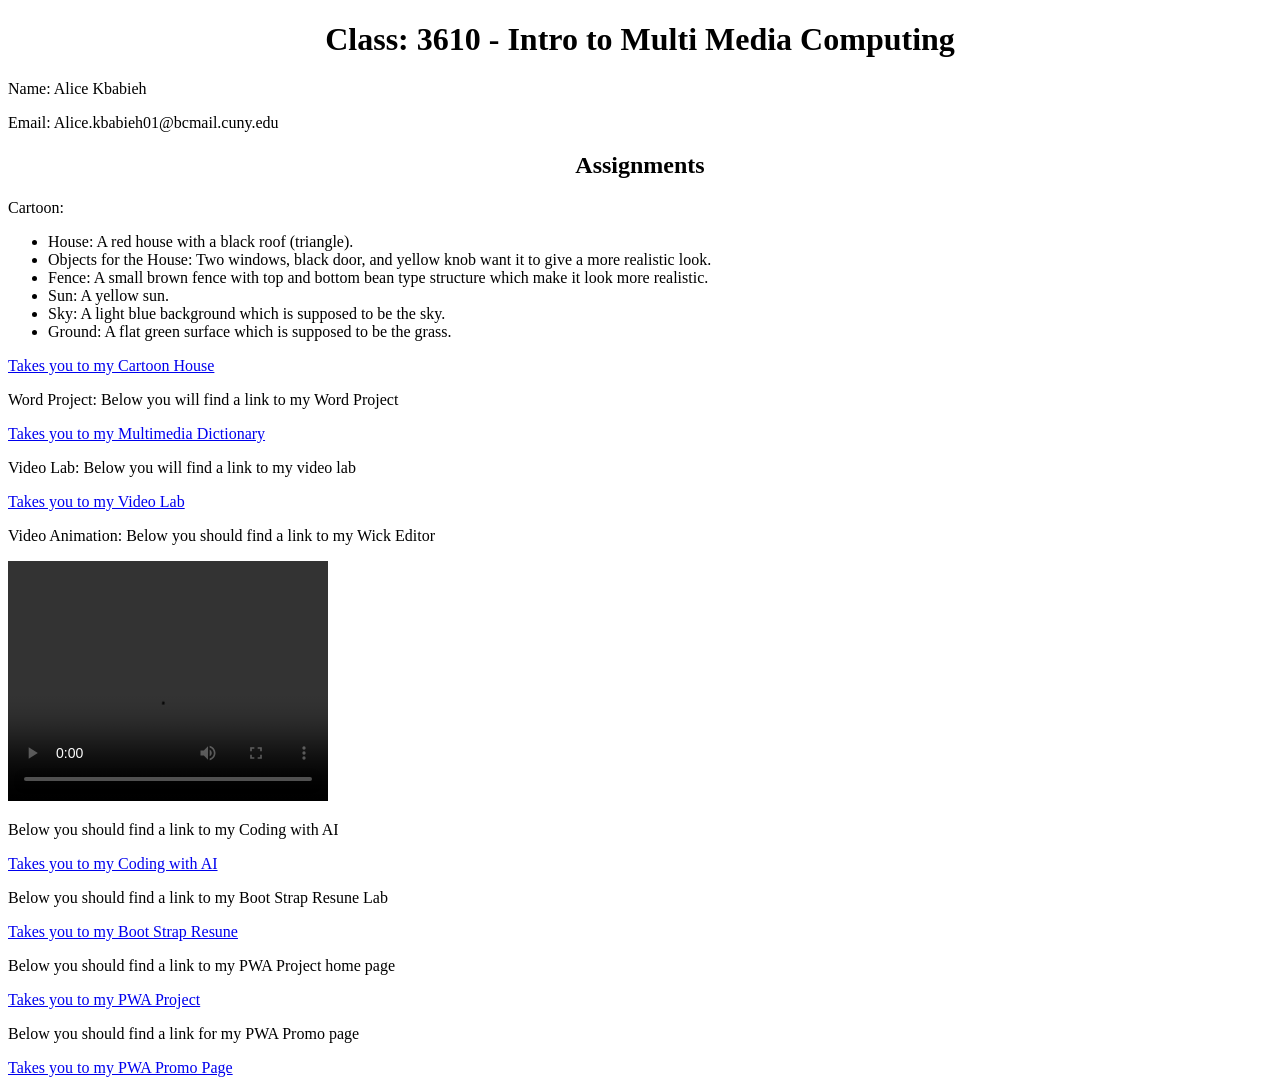
<file: index.html>
<!DOCTYPE html>
<html>
    <head>
        <title>Portfolio</title>
        <style>
            h1, h2{
                text-align: center;
            }
        </style>
    </head>
     
    <body>
        <h1> Class: 3610 - Intro to Multi Media Computing </h1>
        <p> Name: Alice Kbabieh</p>
        <p> Email: Alice.kbabieh01@bcmail.cuny.edu</p>
        <h2> Assignments </h2>
        <p> Cartoon:  </p>
        <ul>
            <li>House: A red house with a black roof (triangle).</li>
            <li>Objects for the House: Two windows, black door, and yellow knob want it to give a more realistic look.</li>
            <li>Fence: A small brown fence with top and bottom bean type structure which make it look more realistic.</li>
            <li>Sun: A yellow sun. </li>
            <li>Sky: A light blue background which is supposed to be the sky.</li>
            <li>Ground: A flat green surface which is supposed to be the grass.</li>
        </ul>
        <a href = "cartoon.html"> Takes you to my Cartoon House </a>

        <p> Word Project: Below you will find a link to my Word Project</p>
        <a href = "dictionary.html"> Takes you to my Multimedia Dictionary </a>

        <p> Video Lab: Below you will find a link to my video lab </p>
        <a href = "VideoLab.html"> Takes you to my Video Lab </a>

        <p> Video Animation: Below you should find a link to my Wick Editor </p>
        <video width="320" height="240" controls>
            <source src="WickEditorAnimation (1).mp4" type="video/mp4">
            Your browser does not support the video tag.
        </video>
        <br>
        <p> Below you should find a link to my Coding with AI </p>
        <a href = "CodingWithAI.html"> Takes you to my Coding with AI </a>
        
        <br>
        <p> Below you should find a link to my Boot Strap Resune Lab </p>
        <a href = "bootstrapResume.html"> Takes you to my Boot Strap Resune </a>
        
        <br>
        <p> Below you should find a link to my PWA Project home page</p>
        <a href = "PWA.html"> Takes you to my PWA Project</a>
        <br>
        <p>Below you should find a link for my PWA Promo page</p>
        <a href = "promo.html"> Takes you to my PWA Promo Page </a>

    </body>
</html>
</file>
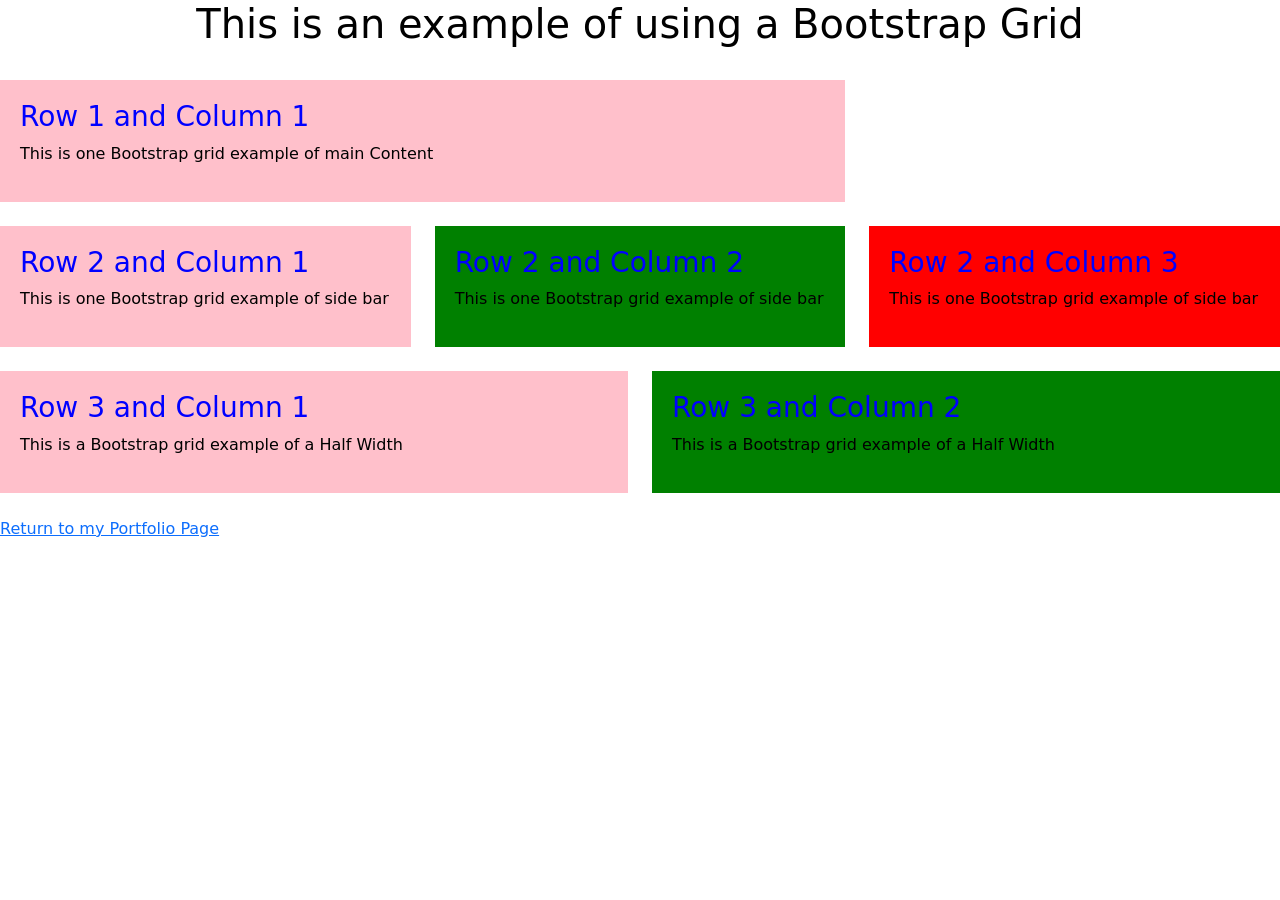
<file: BootSrap.html>
<!DOCTYPE html>
<html>
    <head>
        <title>My Bootstrap Page</title>
        <meta name="viewport" content="width=device-width, initial-scale=1">
        <!-- Bootstrap CSS -->
        <link href="https://cdn.jsdelivr.net/npm/bootstrap@5.3.3/dist/css/bootstrap.min.css" rel="stylesheet">
       
       <style>
        body {
            background-color: white;

        }
        h1 {
            text-align: center;
            color:black; 
        }
        h3 {
            color: blue;
        }
        .box {
            padding: 20px;
            color: black;
        }
        .box1 { 
            background-color: pink; 
        }

        .box2 { 
            background-color: green; 
        }

        .box3 { 
            background-color: red; 
        }
        </style>
    </head>
    <body>
        <h1> This is an example of using a Bootstrap Grid</h1>
        <br>

        <!-- Row 1 -->
        <div class="row">
            <div class="col-md-8">
                <div class="box box1">
                    <h3>Row 1 and Column 1</h3>
                    <p>This is one Bootstrap grid example of main Content </p>
                </div>
            </div>
        </div>
        <br>

        <!-- Row 2 -->
        <div class="row">

            <div class="col-md-4">
                <div class="box box1">
                    <h3>Row 2 and Column 1</h3>
                    <p>This is one Bootstrap grid example of side bar </p>
                </div>
            </div>

            <div class="col-md-4">
                <div class="box box2">
                    <h3>Row 2 and Column 2</h3>
                    <p>This is one Bootstrap grid example of side bar </p>
                </div>
            </div>

            <div class="col-md-4">
                <div class="box box3">
                    <h3>Row 2 and Column 3</h3>
                    <p>This is one Bootstrap grid example of side bar </p>
                </div>
            </div>
        </div>
        <br>

        <!-- Row 3-->
        <div class="row">

            <div class="col-md-6">
                <div class="box box1">
                    <h3>Row 3 and Column 1</h3>
                    <p>This is a Bootstrap grid example of a Half Width</p>
                </div>
            </div>
            
            <div class="col-md-6">
                <div class="box box2">
                    <h3>Row 3 and Column 2</h3>
                    <p>This is a Bootstrap grid example of a Half Width</p>
                </div>
            </div>
        </div>
        <br>

        <!-- Bootstrap JS -->
        <script src="https://cdn.jsdelivr.net/npm/bootstrap@5.3.3/dist/js/bootstrap.bundle.min.js"></script>

        <!-- need to return to portfolio page -->
        <a href="index.html" > Return to my Portfolio Page </a>
    </body>
</html>
</file>
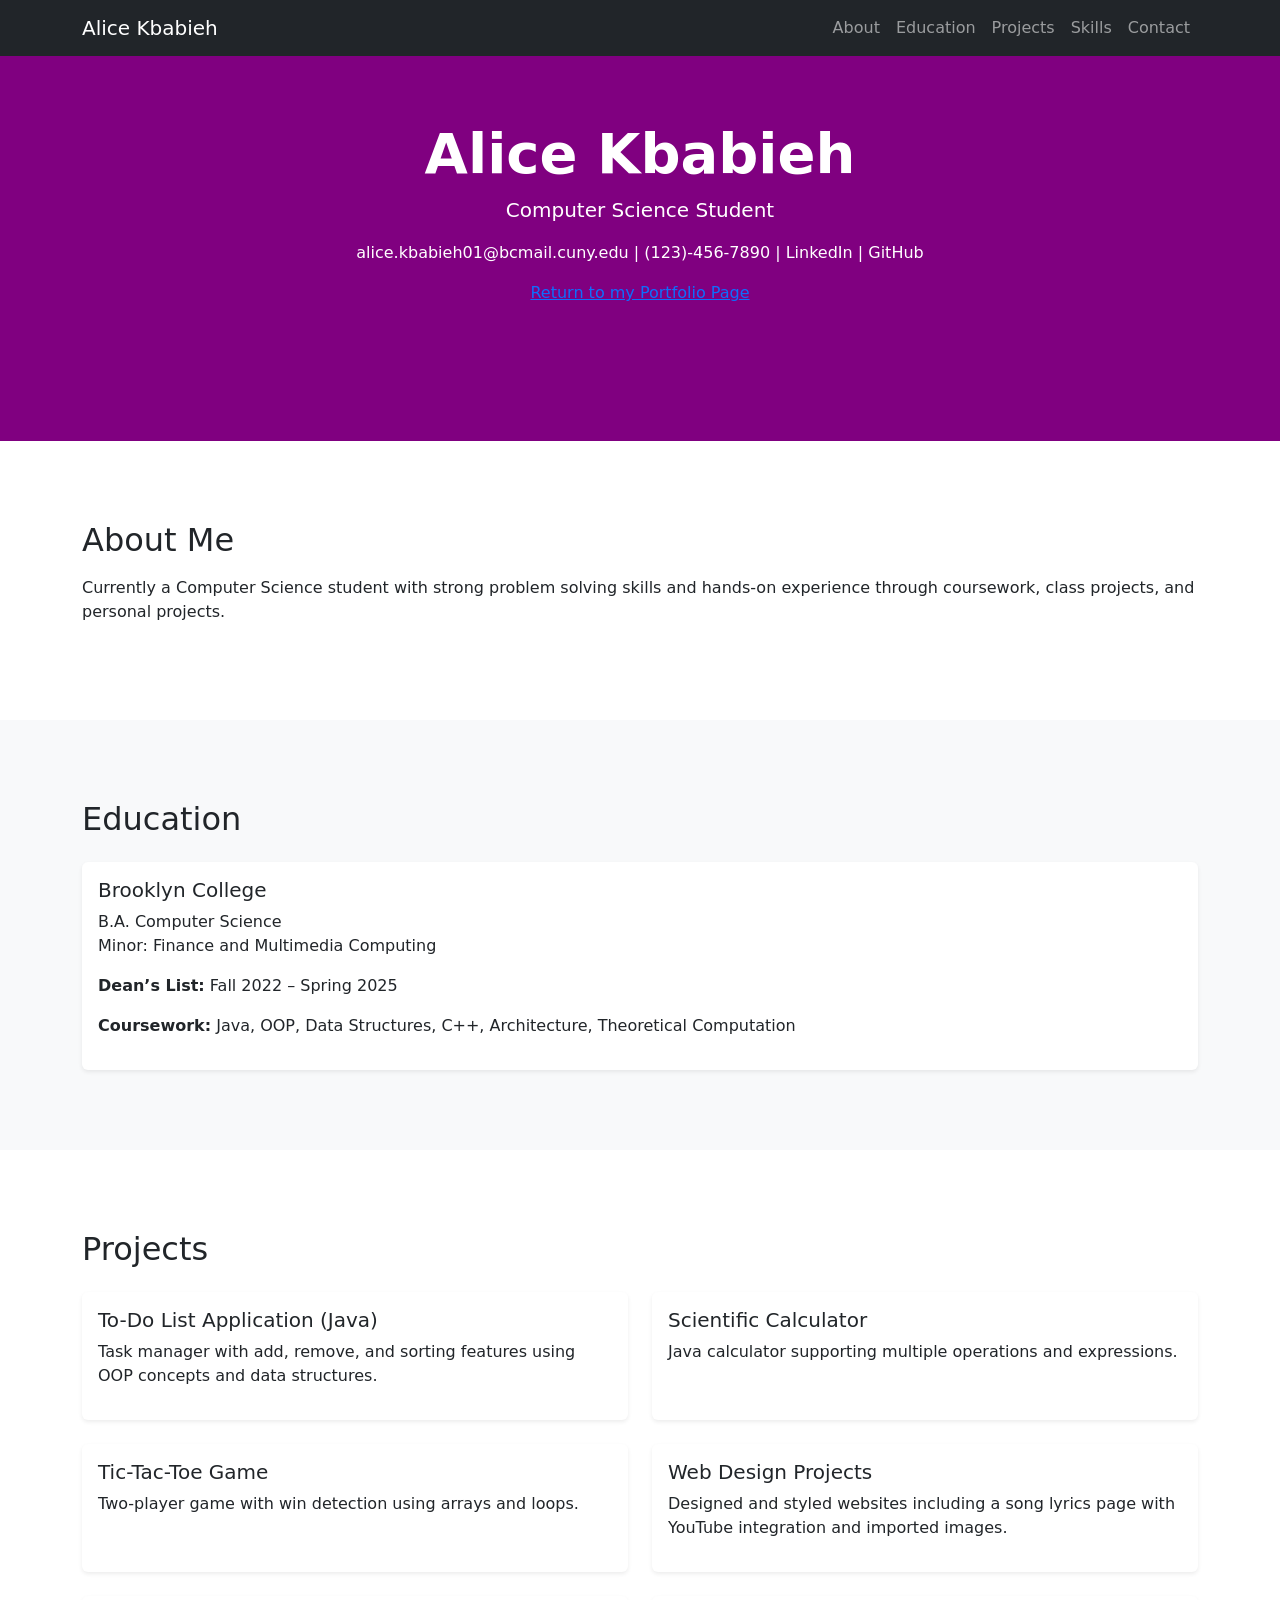
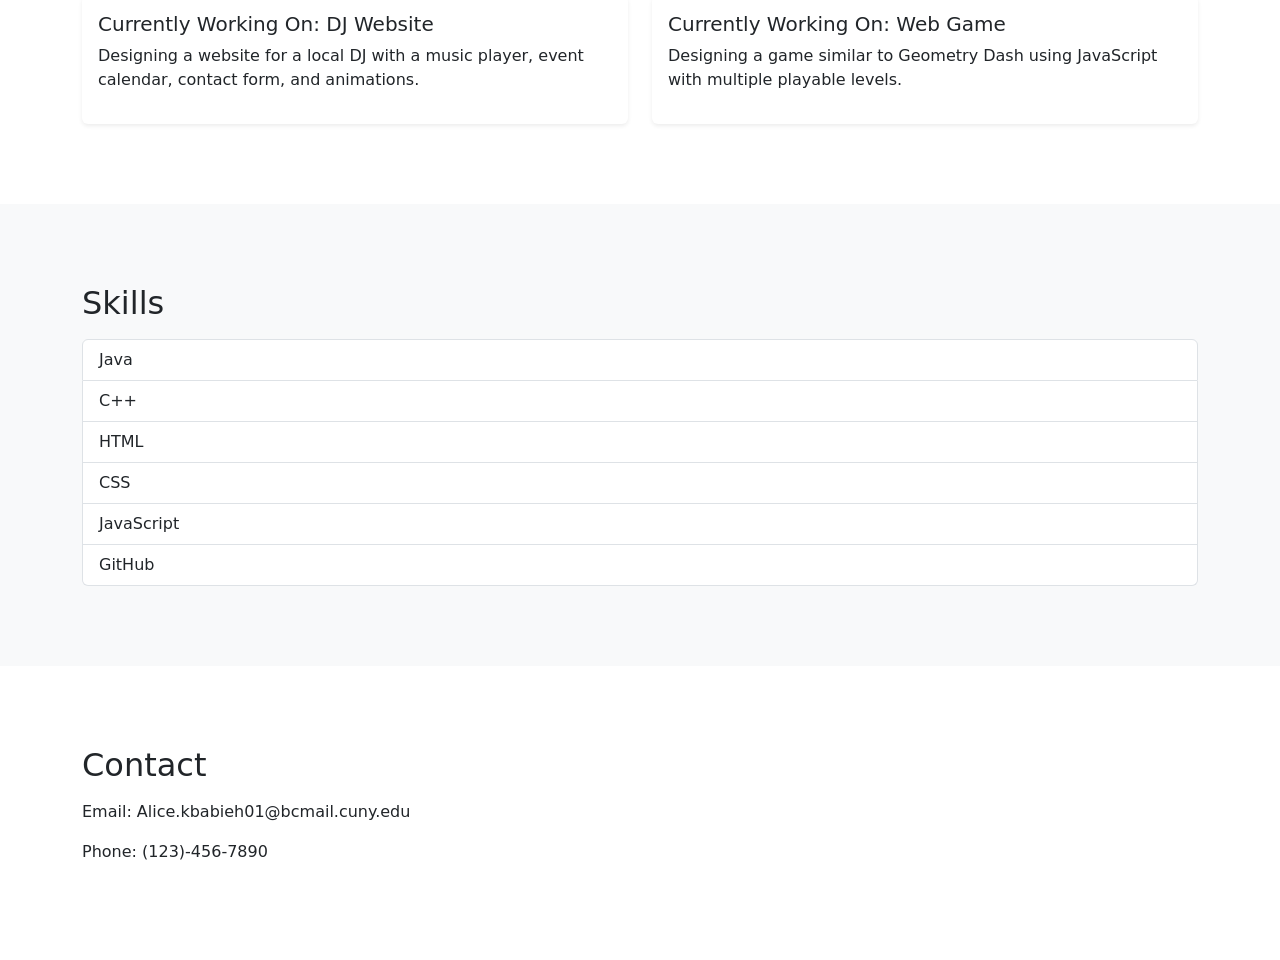
<file: bootstrapResume.html>
<!DOCTYPE html>
<html lang="en">
  <head>
    <meta charset = "UTF-8">
    <meta name = "viewport" content = "width=device-width, initial-scale=1.0">
    <title>Alice Kbabieh BootStrap Resume</title>
    <!-- Bootstrap -->
    <link href="https://cdn.jsdelivr.net/npm/bootstrap@5.3.3/dist/css/bootstrap.min.css" rel="stylesheet">
    <script src="https://cdn.jsdelivr.net/npm/bootstrap@5.3.3/dist/js/bootstrap.bundle.min.js"></script>

    <style>
      section {
        padding: 80px 0;
      }
      .hero {
        background: purple;
        color: white;
        text-align: center;
        padding-top: 120px;
        padding-bottom: 120px;
      }
      .card{
        border: none;
      }
    </style>
  </head>
  <body data-bs-spy="scroll" data-bs-target="#nav" data-bs-offset="70"></body>
  <!-- NavBar -->
  <nav id="nav" class="navbar navbar-expand-lg navbar-dark bg-dark fixed-top">
    <div class="container">
      <a class="navbar-brand" href="#home">Alice Kbabieh</a>
      <button class="navbar-toggler" type="button" data-bs-toggle="collapse" data-bs-target="#menu">
        <span class="navbar-toggler-icon"></span>
      </button>

      <div class="collapse navbar-collapse" id="menu">
        <ul class="navbar-nav ms-auto">
          <li class="nav-item">
            <a class="nav-link" href="#about">About</a>
          </li>
          <li class="nav-item">
            <a class="nav-link" href="#education">Education</a>
          </li>
          <li class="nav-item">
            <a class="nav-link" href="#projects">Projects</a>
          </li>
          <li class="nav-item">
            <a class="nav-link" href="#skills">Skills</a>
          </li>
          <li class="nav-item">
            <a class="nav-link" href="#contact">Contact</a>
          </li>
        </ul>
      </div>
    </div>
  </nav>

  <section id="home" class="hero">
    <div class="container">
      <h1 class="display-4 fw-bold">Alice Kbabieh</h1>
      <p class="lead">Computer Science Student</p>
      <p>
        alice.kbabieh01@bcmail.cuny.edu |
        (123)-456-7890 |
        LinkedIn |
        GitHub
      </p>
      <p>
       <a href="index.html" > Return to my Portfolio Page </a>
      </p>
    </div>
  </section>

  <section id="about">
    <div class="container">
      <h2 class="mb-3">About Me</h2>
      <p>
        Currently a Computer Science student with strong problem solving
        skills and hands-on experience through coursework, class projects,
        and personal projects.
      </p>
    </div>
  </section>

  <section id="education" class="bg-light">
    <div class="container">
      <h2 class="mb-4">Education</h2>
      <div class="card shadow-sm">
        <div class="card-body">
          <h5 class="card-title">Brooklyn College</h5>
          <p class="card-text">
            B.A. Computer Science <br />
            Minor: Finance and Multimedia Computing
          </p>
          <p>
            <strong>Dean’s List:</strong>
            Fall 2022 – Spring 2025
          </p>
          <p>
            <strong>Coursework:</strong>
            Java, OOP, Data Structures, C++, Architecture,
            Theoretical Computation
          </p>
        </div>
      </div>
    </div>
  </section>

  <section id="projects">
    <div class="container">
      <h2 class="mb-4">Projects</h2>
      <div class="row g-4">
        <div class="col-md-6">
          <div class="card h-100 shadow-sm">
            <div class="card-body">
              <h5>To-Do List Application (Java)</h5>
              <p>
                Task manager with add, remove, and sorting features
                using OOP concepts and data structures.
              </p>
            </div>
          </div>
        </div>
        <div class="col-md-6">
          <div class="card h-100 shadow-sm">
            <div class="card-body">
              <h5>Scientific Calculator</h5>
              <p>
                Java calculator supporting multiple operations
                and expressions.
              </p>
            </div>
          </div>
        </div>

        <div class="col-md-6">
          <div class="card h-100 shadow-sm">
            <div class="card-body">
              <h5>Tic-Tac-Toe Game</h5>
              <p>
                Two-player game with win detection using arrays and loops.
              </p>
            </div>
          </div>
        </div>

        <div class="col-md-6">
          <div class="card h-100 shadow-sm">
            <div class="card-body">
              <h5>Web Design Projects</h5>
              <p>
                Designed and styled websites including a song lyrics page
                with YouTube integration and imported images.
              </p>
            </div>
          </div>
        </div>

        <div class="col-md-6">
          <div class="card h-100 shadow-sm">
            <div class="card-body">
              <h5>Currently Working On: DJ Website</h5>
              <p>
                Designing a website for a local DJ with a music player,
                event calendar, contact form, and animations.
              </p>
            </div>
          </div>
        </div>

        <div class="col-md-6">
          <div class="card h-100 shadow-sm">
            <div class="card-body">
              <h5>Currently Working On: Web Game</h5>
              <p>
                Designing a game similar to Geometry Dash using JavaScript
                with multiple playable levels.
              </p>
            </div>
          </div>
        </div>
      </div>
    </div>
  </section>

  <section id="skills" class="bg-light">
    <div class="container">
      <h2 class="mb-3">Skills</h2>
      <ul class="list-group">
        <li class="list-group-item">Java</li>
        <li class="list-group-item">C++</li>
        <li class="list-group-item">HTML</li>
        <li class="list-group-item">CSS</li>
        <li class="list-group-item">JavaScript</li>
        <li class="list-group-item">GitHub</li>
      </ul>
    </div>
  </section>

  <section id="contact">
    <div class="container">
      <h2 class="mb-3">Contact</h2>
      <p>Email: Alice.kbabieh01@bcmail.cuny.edu</p>
      <p>Phone: (123)-456-7890</p>
    </div>
  </section>
  <script src="https://cdn.jsdelivr.net/npm/bootstrap@5.3.3/dist/js/bootstrap.bundle.min.js"></script>
</html>
</file>
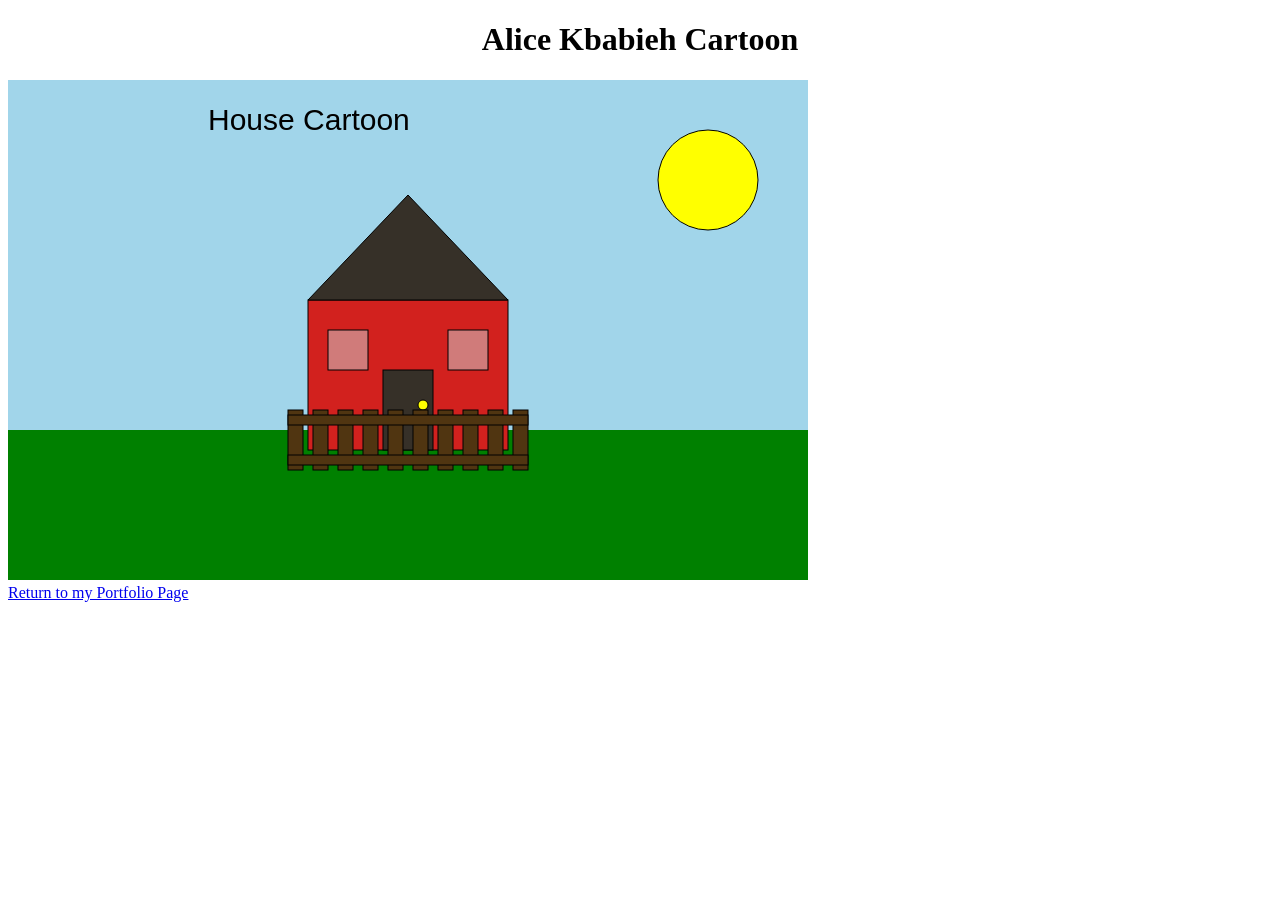
<file: cartoon.html>
<!DOCTYPE html>
<html>
<head>
    <title> Cartoon Assignment </title>
    <style>
        /* want h1 to be in the center */
        h1 {
            text-align: center;
        }
    </style>
</head>
<body>
    <h1> Alice Kbabieh Cartoon </h1>
    <!-- Creating a canvas with customized dimension -->
    <canvas id="myCanvas" width="800" height="500"></canvas>
    <br>
    <a href="index.html">Return to my Portfolio Page</a>
    <script src="cartoon.js"></script>
</body>
</html>
</file>
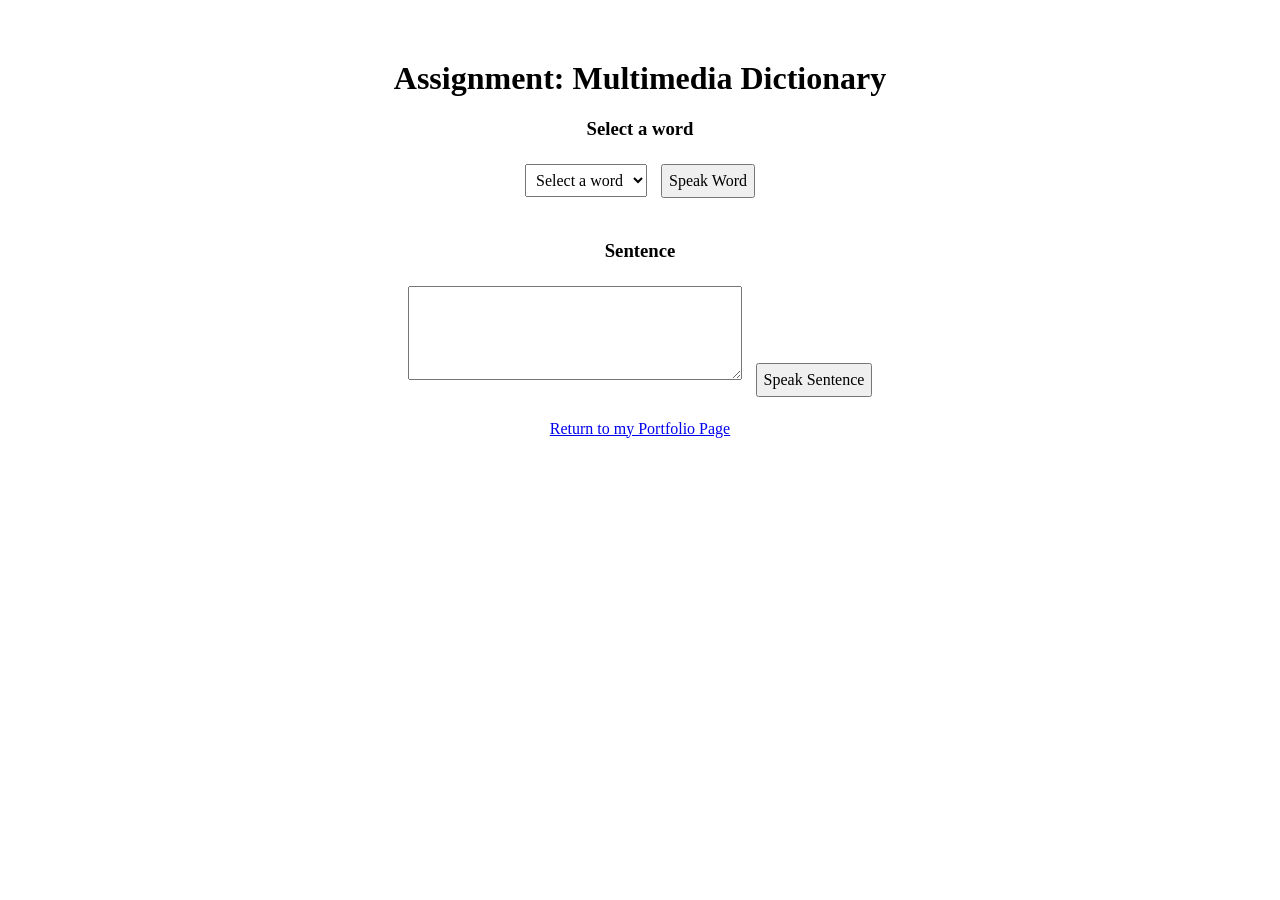
<file: dictionary.html>
<!DOCTYPE html>
<html>
    <head>
        <title>Multimedia Dictionary</title>
        <style>
            h1 {
                font-family: 'Times New Roman';
                text-align:center 
            }
            body {
                font-family: 'Times New Roman';
                text-align: center; 
                margin-top: 60px; 
            }
            select, button {
                font-family: 'Times New Roman';
                font-size: 16px; 
                padding: 6px; 
                margin: 5px;
            }
            textarea{
                width:320px; 
                height:80px;
                font-family: 'Times New Roman';
                font-size: 16px; 
                padding: 6px; 
                margin: 5px;
            }
        </style>
    </head>
    <body>
        <h1>Assignment: Multimedia Dictionary</h1>
        <h3>Select a word </h3>
        <select id="MenuForWord" onchange = "showSentence()">
            <option value=""> Select a word </option>
            <option value="Apple" data-sentence = "The red apple.">Apple</option>
            <option value="New York" data-sentence = "A famous state in the USA is New York.">New York</option>
            <option value="Banana" data-sentence = "The yellow banana.">Yellow</option>
            <option value="Miami" data-sentence = "A city in Florida is Miami.">Miami</option>
            <option value="Strawberry" data-sentence = "Strawberries are red.">Strawberry</option>
        </select>
        <button onclick = "speakWord()"> Speak Word</button>
        <br><br>
        <h3>Sentence</h3>

        <textarea id="BoxForSentence" readonly></textarea>
        <button onclick="speakSentence()">Speak Sentence</button>
        <script src = "dictionary.js"></script>
        <br><br>
        <a href="index.html" > Return to my Portfolio Page </a>

    </body>

</html>
</file>
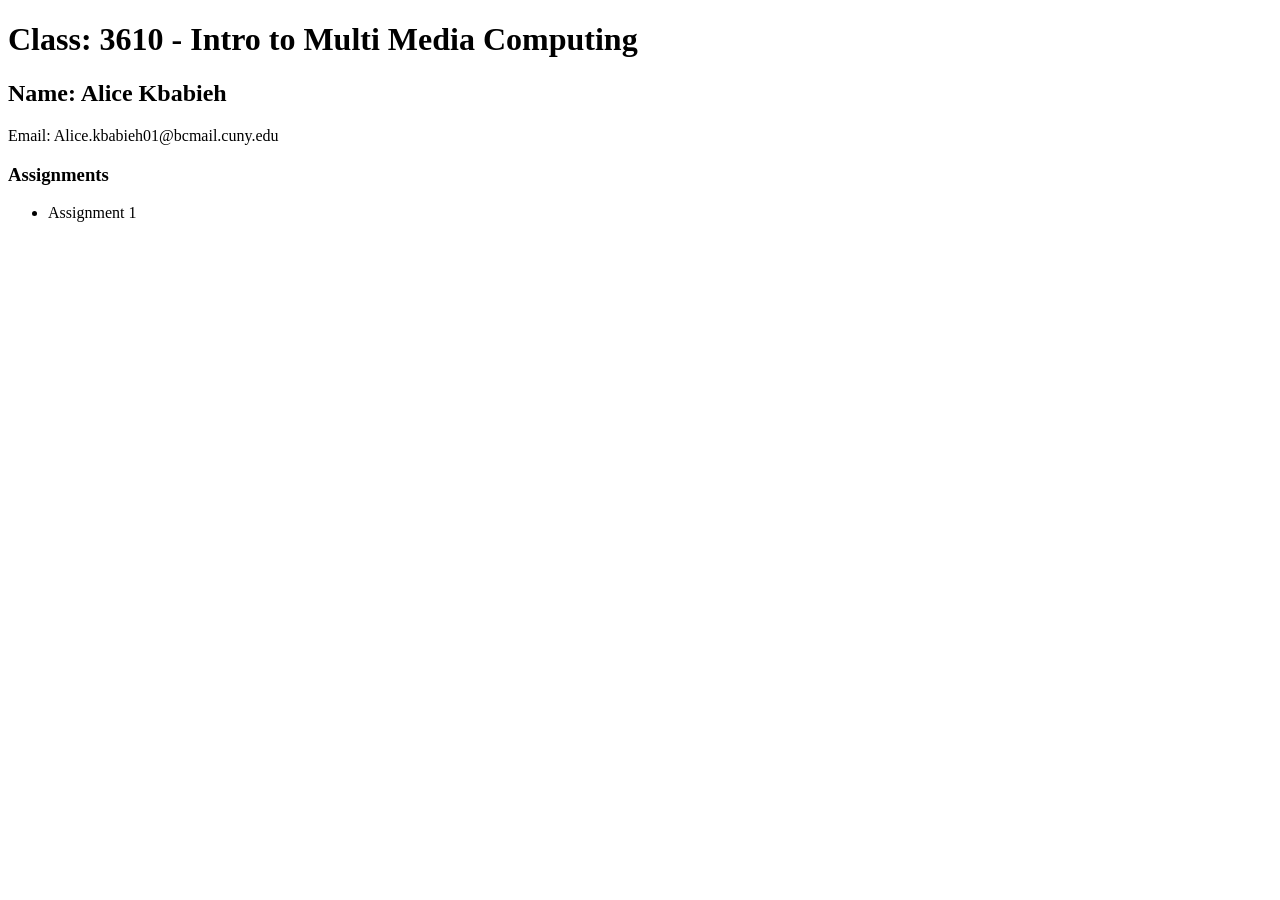
<file: Portfolio.html>
<!DOCTYPE html>
<html>
    <head>
        <title>Portfolio</title>
    </head>
    <body>
        <h1> Class: 3610 - Intro to Multi Media Computing </h1>
        <h2> Name:  Alice Kbabieh</h2>
        <p> Email: Alice.kbabieh01@bcmail.cuny.edu</p>
        <h3> Assignments </h3>
        <ul>
            <li> Assignment 1</li>
        </ul>
    </body>
</html>
</file>
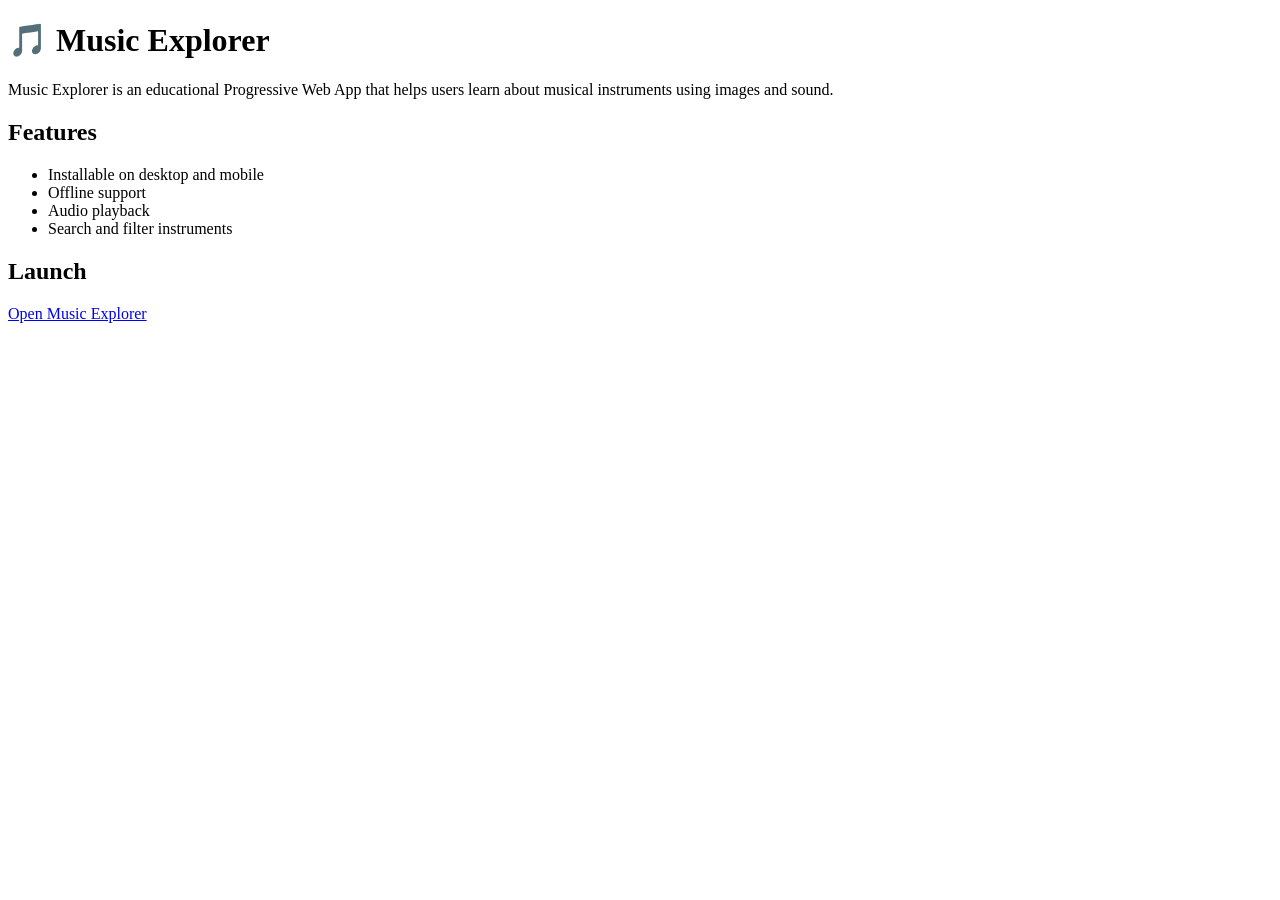
<file: promo.html>
<!DOCTYPE html>
<html lang="en">
<head>
  <meta charset="UTF-8">
  <meta name="viewport" content="width=device-width, initial-scale=1.0">
  <title>Music Explorer PWA</title>
</head>
<body>

<h1>🎵 Music Explorer</h1>

<p>
Music Explorer is an educational Progressive Web App that helps users learn about
musical instruments using images and sound.
</p>

<h2>Features</h2>
<ul>
  <li>Installable on desktop and mobile</li>
  <li>Offline support</li>
  <li>Audio playback</li>
  <li>Search and filter instruments</li>
</ul>

<h2>Launch</h2>
<a href="PWA.html">Open Music Explorer</a>

</body>
</html>
</file>
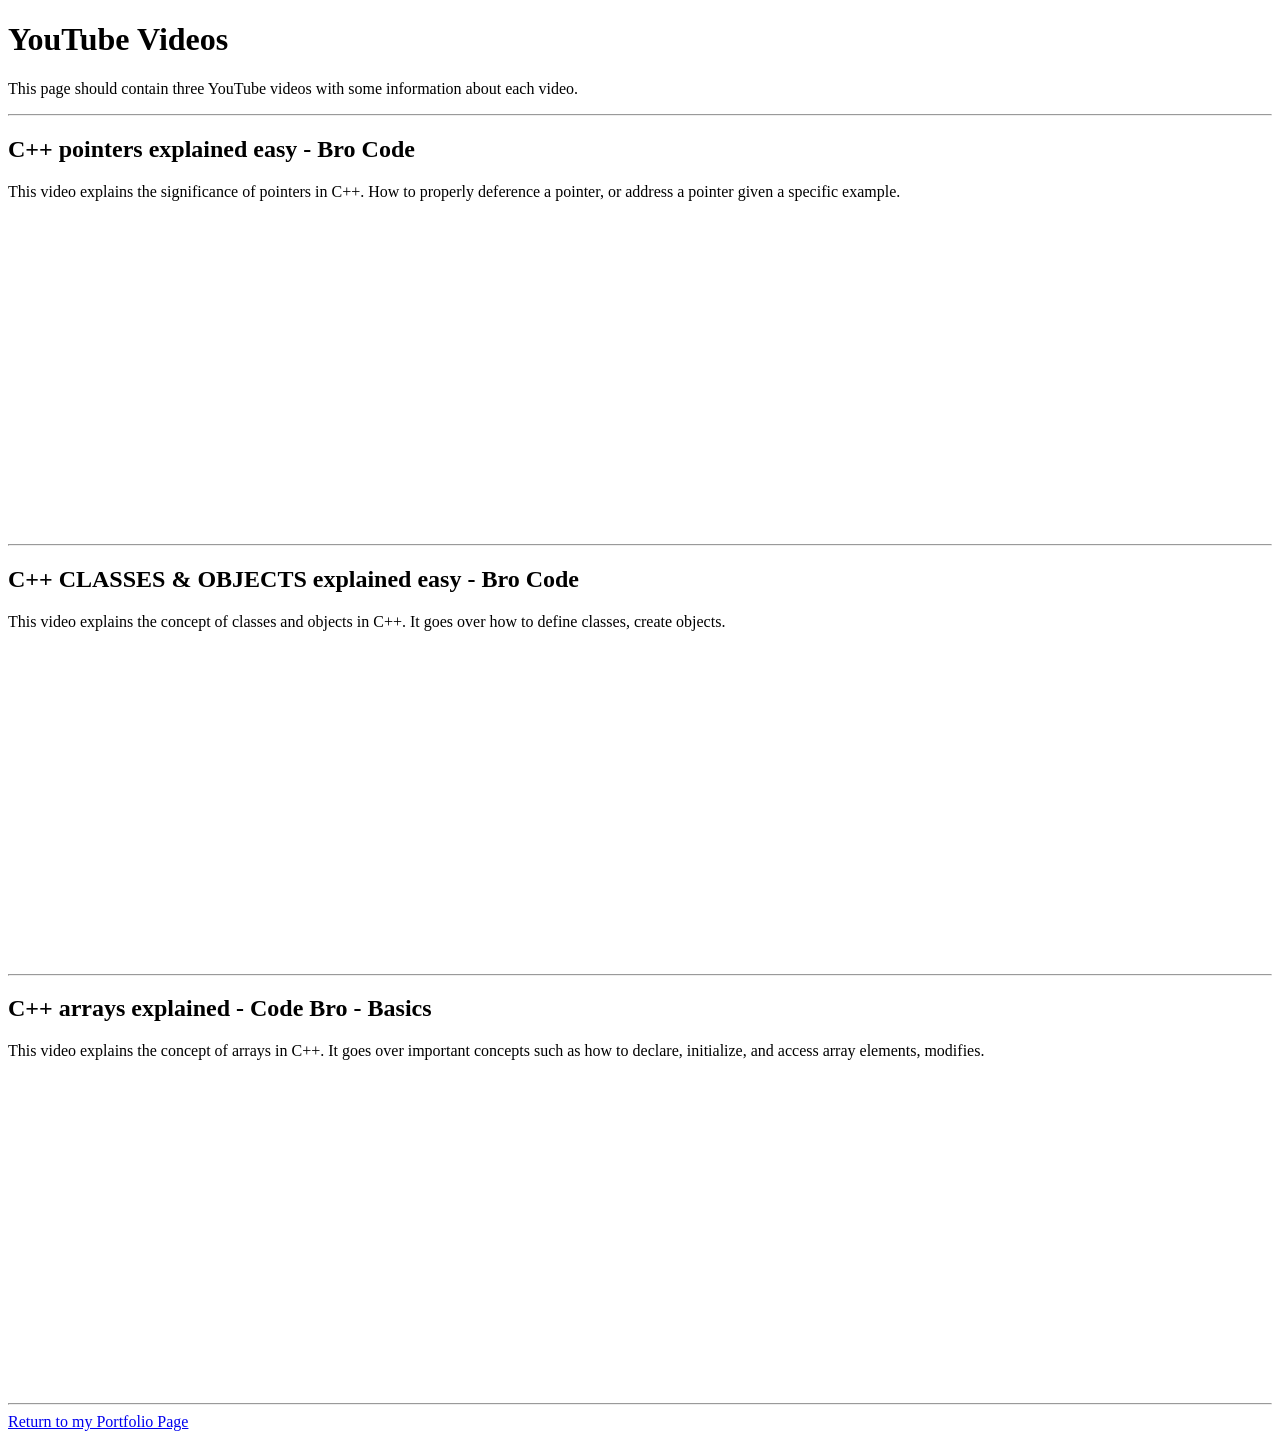
<file: VideoLab.html>
<!DOCTYPE html>
<html lang="en">
<head>
    <meta charset="UTF-8">
    <title> YouTube Video Page</title>
</head>
<body>
    <h1>YouTube Videos</h1>
    <p>This page should contain three YouTube videos with some information about each video.</p>
    
    <hr>
    <!-- VIDEO 1 -->
    <h2> C++ pointers explained easy - Bro Code </h2>
    <p>
        This video explains the significance of pointers in C++. How to properly deference a pointer, or address a pointer given a specific example. 
    </p>
    <iframe width="560" height="315" src="https://www.youtube.com/embed/slzcWKWCMBg?si=LE4hX9Z_87GN3wnA&amp;start=1" title="YouTube video player" frameborder="0" allow="accelerometer; autoplay; clipboard-write; encrypted-media; gyroscope; picture-in-picture; web-share" referrerpolicy="strict-origin-when-cross-origin" allowfullscreen></iframe>

    <hr>
    <!-- VIDEO 2 -->
    <h2>C++ CLASSES & OBJECTS explained easy - Bro Code </h2>
    <p>
        This video explains the concept of classes and objects in C++. 
        It goes over how to define classes, create objects.
    </p>
    <iframe width="560" height="315" src="https://www.youtube.com/embed/_8H2n0nDfd4?si=3OfkziRXNZrZP8Uq" title="YouTube video player" frameborder="0" allow="accelerometer; autoplay; clipboard-write; encrypted-media; gyroscope; picture-in-picture; web-share" referrerpolicy="strict-origin-when-cross-origin" allowfullscreen></iframe>

    <hr>
    <!-- VIDEO 3 -->
    <h2>C++ arrays explained - Code Bro - Basics</h2>
    <p>
        This video explains the concept of arrays in C++. It goes over important concepts such as
        how to declare, initialize, and access array elements, modifies.
    </p>
    <iframe width="560" height="315" src="https://www.youtube.com/embed/QFrJQq6Iox8?si=rvQoZUj9Bb4hNNQf" title="YouTube video player" frameborder="0" allow="accelerometer; autoplay; clipboard-write; encrypted-media; gyroscope; picture-in-picture; web-share" referrerpolicy="strict-origin-when-cross-origin" allowfullscreen></iframe>
    <hr>
    <!-- need to return to portfolio page -->
    <a href="index.html" > Return to my Portfolio Page </a>

</body>
</html>
</file>
